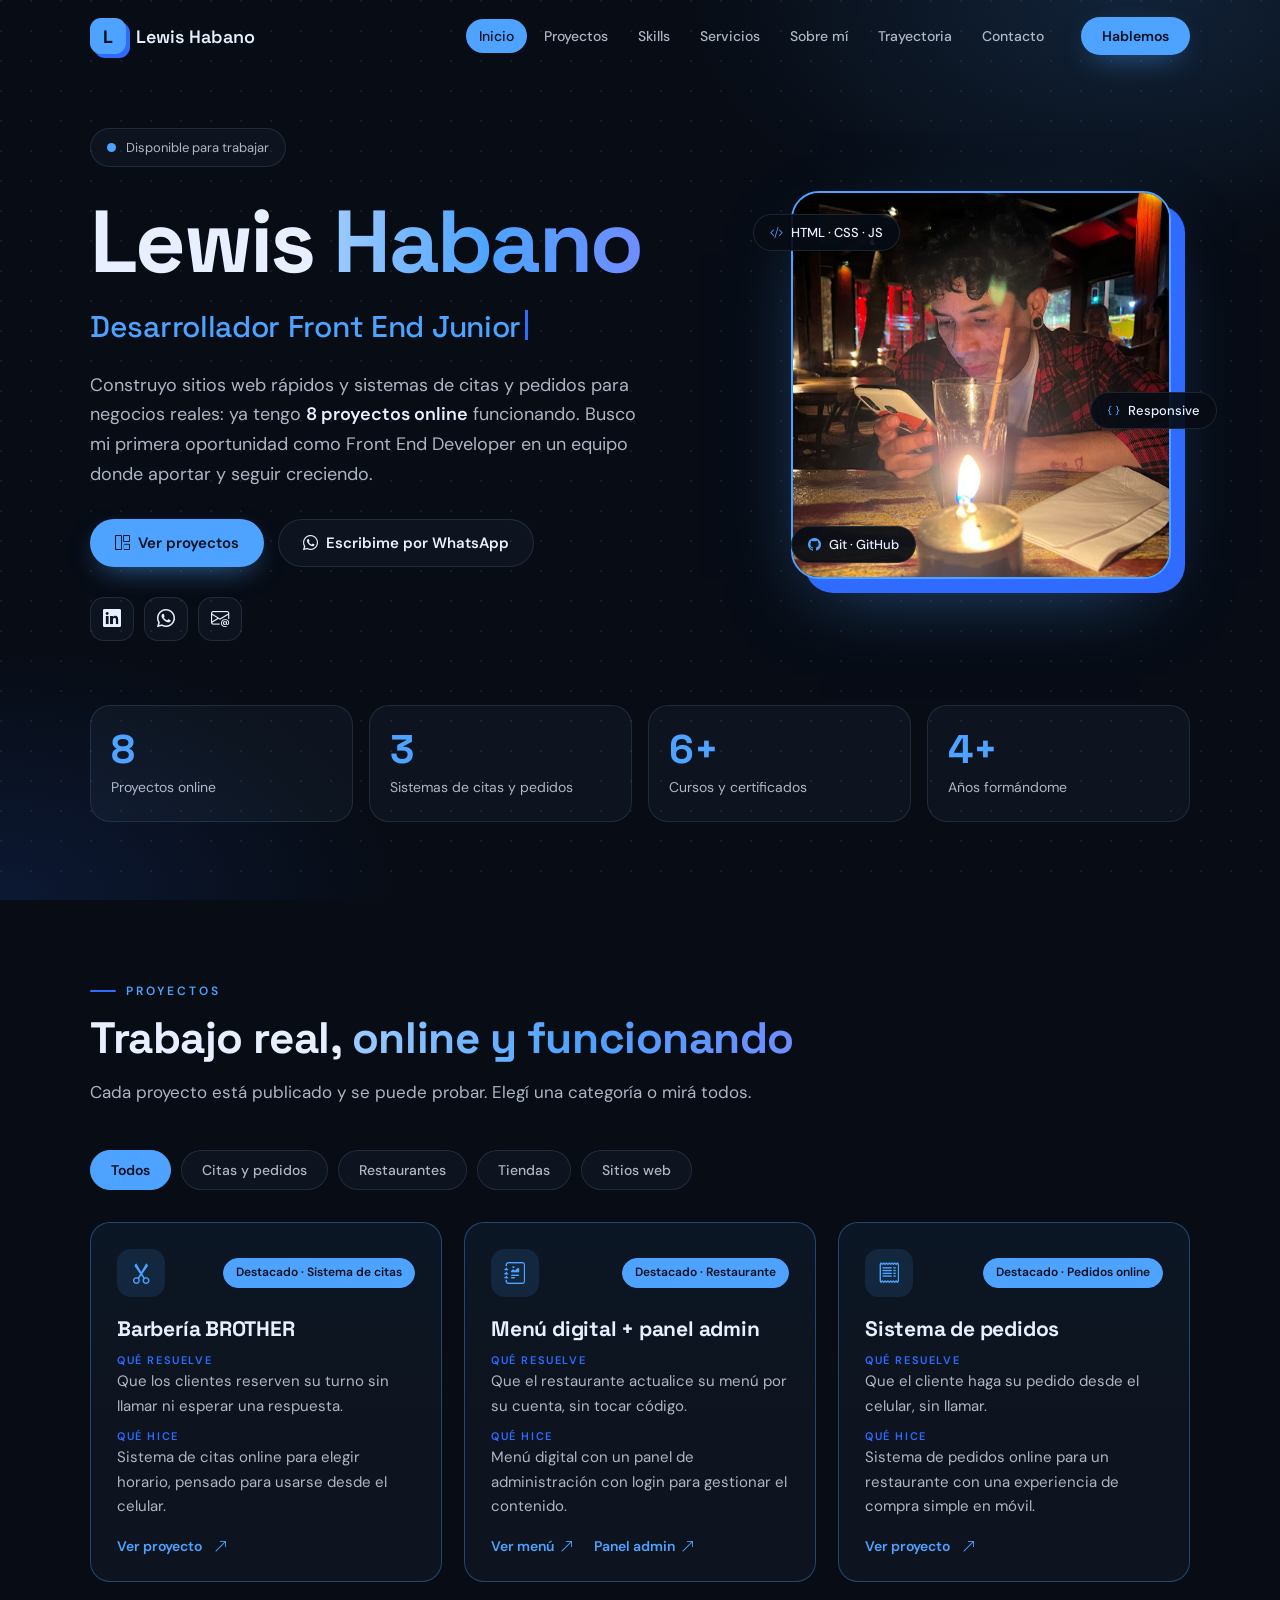
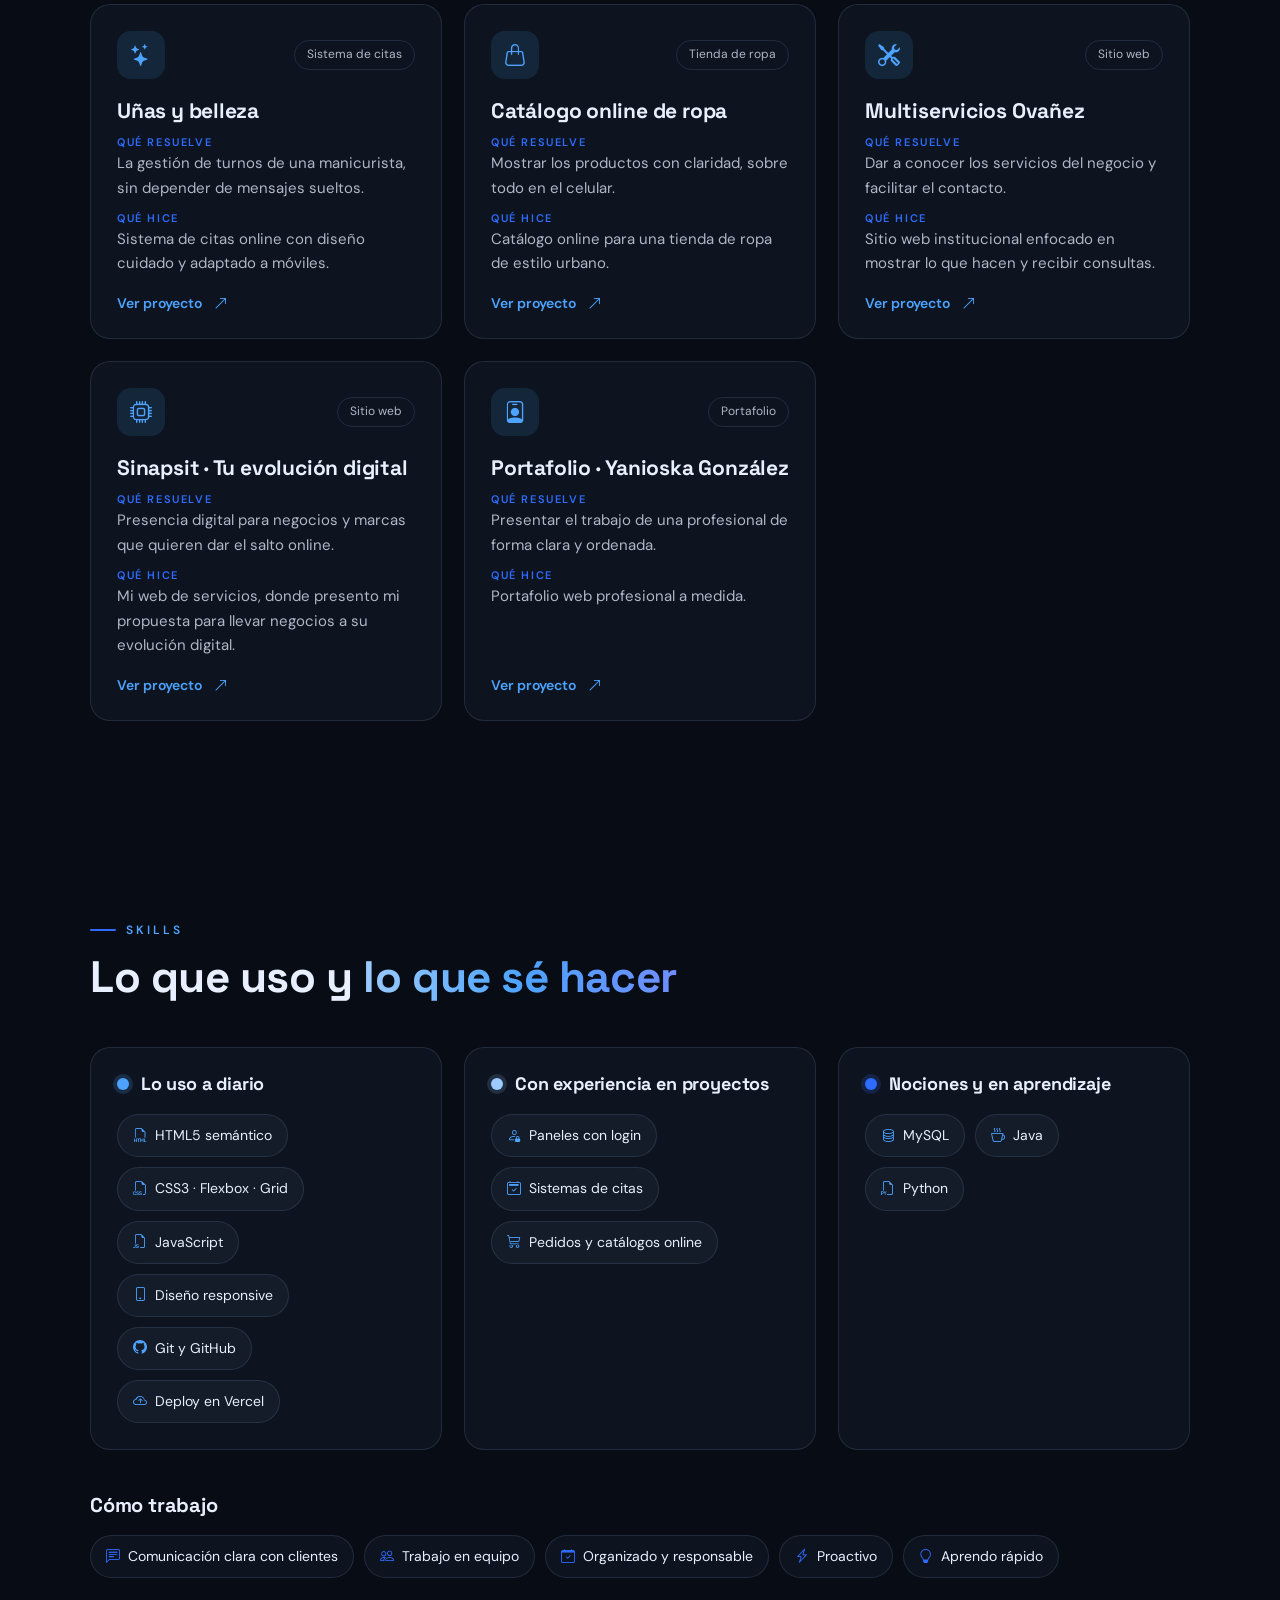
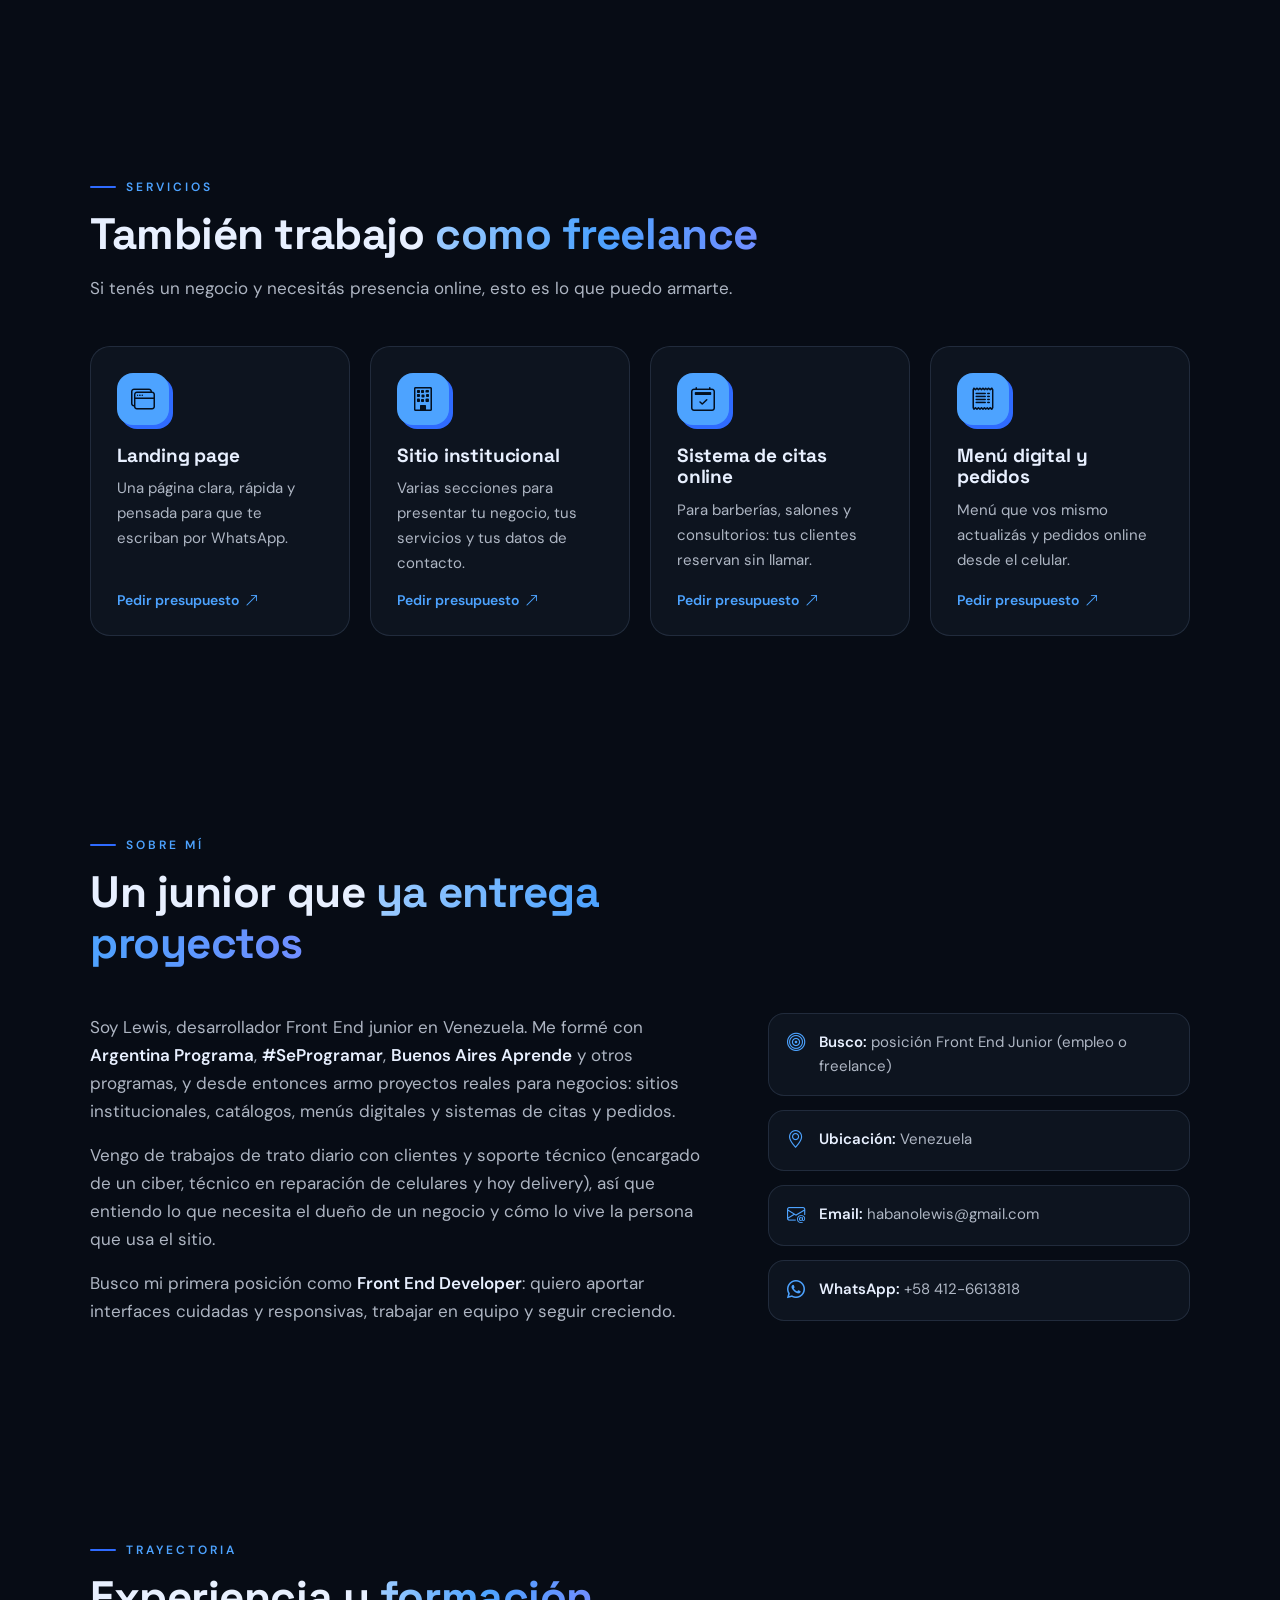
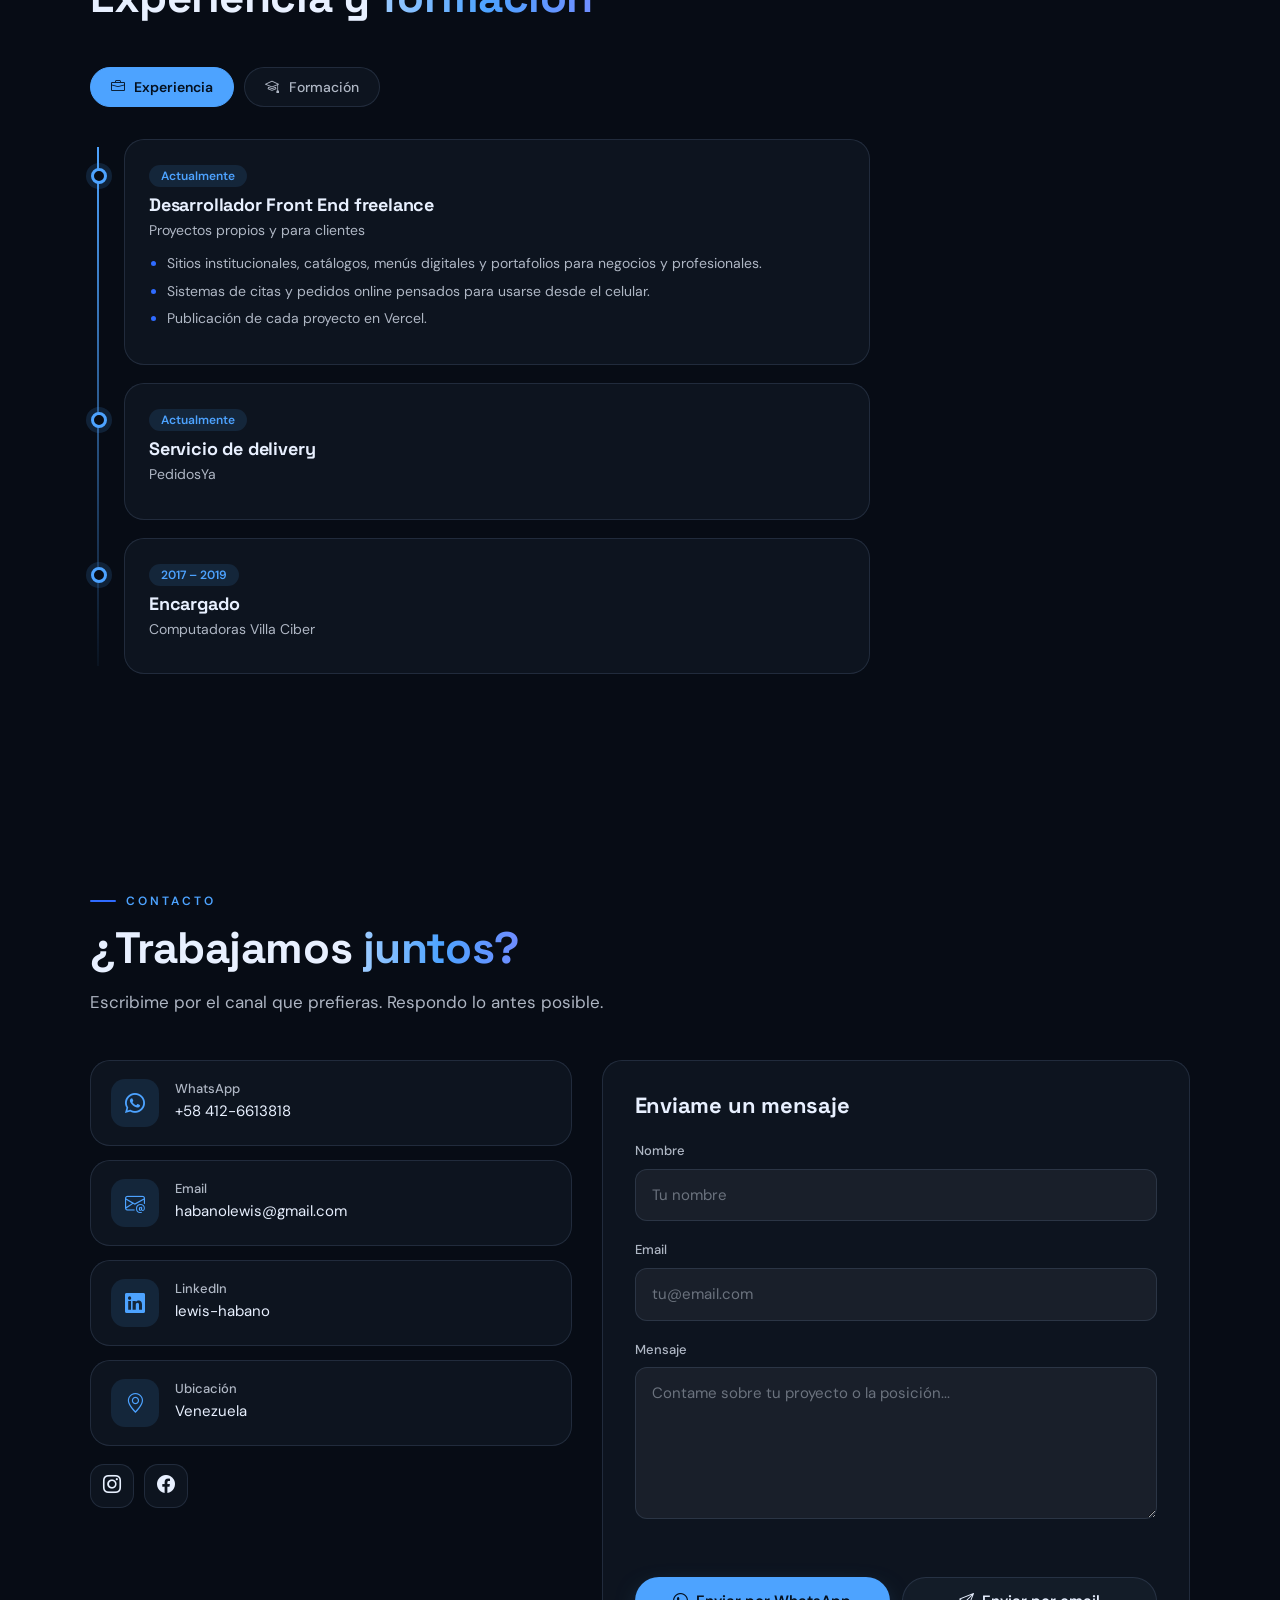
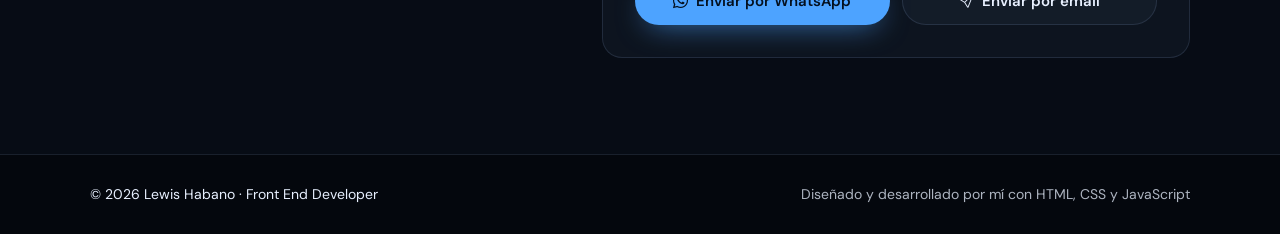
<file: index.html>
<!DOCTYPE html>
<html lang="es">

<head>
  <meta charset="utf-8">
  <!-- Pantalla fija: la página no se agranda con zoom (pellizco / doble toque) -->
  <meta name="viewport" content="width=device-width, initial-scale=1, minimum-scale=1, maximum-scale=1, user-scalable=no, viewport-fit=cover">
  <script>document.documentElement.classList.add("js");</script>

  <title>Lewis Habano | Desarrollador Front End Junior en Venezuela</title>
  <meta name="description" content="Lewis Habano, desarrollador Front End junior en Venezuela. HTML, CSS y JavaScript. 8 proyectos online: sistemas de citas, pedidos, menús digitales y sitios para negocios. Disponible para trabajar.">
  <meta name="keywords" content="Front End Developer, desarrollador web, junior, HTML, CSS, JavaScript, Venezuela, portafolio, sistemas de citas, sitios web para negocios">
  <meta name="author" content="Lewis Habano">
  <meta name="theme-color" content="#101D33">
  <link rel="canonical" href="https://mi-portafolio-kohl.vercel.app/">

  <!-- Open Graph / redes -->
  <meta property="og:title" content="Lewis Habano | Desarrollador Front End Junior">
  <meta property="og:description" content="Sitios web rápidos y sistemas de citas y pedidos para negocios reales. Mirá mis 8 proyectos online.">
  <meta property="og:type" content="website">
  <meta property="og:url" content="https://mi-portafolio-kohl.vercel.app/">
  <meta property="og:locale" content="es_VE">
  <meta property="og:image" content="https://mi-portafolio-kohl.vercel.app/assets/img/PERFIL.PNG">
  <meta name="twitter:card" content="summary">

  <!-- Datos estructurados: ayudan a Google a entender quién sos -->
  <script type="application/ld+json">
  {
    "@context": "https://schema.org",
    "@type": "Person",
    "name": "Lewis Habano",
    "jobTitle": "Front End Developer (Junior)",
    "url": "https://mi-portafolio-kohl.vercel.app/",
    "email": "mailto:habanolewis@gmail.com",
    "address": { "@type": "PostalAddress", "addressCountry": "VE" },
    "sameAs": ["https://www.linkedin.com/in/lewis-habano-377702239"],
    "knowsAbout": ["HTML", "CSS", "JavaScript", "Diseño web responsive"]
  }
  </script>

  <!-- Favicons -->
  <link href="assets/img/letra-l.png" rel="icon">
  <link href="assets/img/apple-touch-icon.png" rel="apple-touch-icon">

  <!-- Fuentes e íconos -->
  <link rel="preconnect" href="https://fonts.googleapis.com">
  <link rel="preconnect" href="https://fonts.gstatic.com" crossorigin>
  <link href="https://fonts.googleapis.com/css2?family=DM+Sans:wght@400;500;600&family=Space+Grotesk:wght@500;600;700&display=swap" rel="stylesheet">
  <link href="https://cdn.jsdelivr.net/npm/bootstrap-icons@1.11.3/font/bootstrap-icons.min.css" rel="stylesheet">

  <!-- Estilos -->
  <link href="assets/css/style.css" rel="stylesheet">
</head>

<body>

  <a class="skip-link" href="#main">Saltar al contenido</a>

  <!-- Fondo hecho solo con CSS (ya no depende de una imagen pesada) -->
  <div class="bg-layer" aria-hidden="true"></div>
  <div class="scroll-progress" id="scrollProgress" aria-hidden="true"></div>

  <!-- ======= Header ======= -->
  <header id="header" class="site-header">
    <div class="wrap header-inner">
      <a href="#inicio" class="brand" aria-label="Lewis Habano, ir al inicio">
        <span class="brand-mark">L</span>
        <span class="brand-name">Lewis Habano</span>
      </a>

      <nav id="navbar" class="navbar" aria-label="Navegación principal">
        <ul>
          <li><a class="nav-link active" href="#inicio">Inicio</a></li>
          <li><a class="nav-link" href="#proyectos">Proyectos</a></li>
          <li><a class="nav-link" href="#skills">Skills</a></li>
          <li><a class="nav-link" href="#servicios">Servicios</a></li>
          <li><a class="nav-link" href="#about">Sobre mí</a></li>
          <li><a class="nav-link" href="#trayectoria">Trayectoria</a></li>
          <li><a class="nav-link" href="#contact">Contacto</a></li>
        </ul>
      </nav>

      <a href="#contact" class="btn btn-sm btn-primary header-cta">Hablemos</a>

      <button class="menu-toggle" id="menuToggle" aria-label="Abrir menú" aria-expanded="false" aria-controls="navbar">
        <span></span><span></span><span></span>
      </button>
    </div>
  </header>

  <main id="main">

    <!-- ======= Hero ======= -->
    <section id="inicio" class="hero">
      <div class="wrap">
        <div class="hero-grid">

          <div class="hero-text reveal">
            <span class="badge-available"><span class="dot"></span> Disponible para trabajar</span>
            <h1>Lewis <span class="grad">Habano</span></h1>
            <h2 class="hero-role" aria-label="Desarrollador Front End Junior">
              <span id="typed" aria-hidden="true">Desarrollador Front End Junior</span><span class="caret" aria-hidden="true"></span>
            </h2>
            <p class="hero-desc">
              Construyo sitios web rápidos y sistemas de citas y pedidos para negocios reales:
              ya tengo <strong>8 proyectos online</strong> funcionando. Busco mi primera oportunidad
              como Front End Developer en un equipo donde aportar y seguir creciendo.
            </p>

            <div class="hero-actions">
              <a href="#proyectos" class="btn btn-primary"><i class="bi bi-grid-1x2" aria-hidden="true"></i> Ver proyectos</a>
              <a href="https://wa.me/584126613818?text=Hola%20Lewis%2C%20vi%20tu%20portafolio%20y%20quisiera%20hablar%20con%20vos."
                 target="_blank" rel="noopener" class="btn btn-ghost"><i class="bi bi-whatsapp" aria-hidden="true"></i> Escribime por WhatsApp</a>
            </div>

            <div class="social-links">
              <a href="https://www.linkedin.com/in/lewis-habano-377702239" target="_blank" rel="noopener" aria-label="LinkedIn de Lewis Habano"><i class="bi bi-linkedin" aria-hidden="true"></i></a>
              <a href="https://wa.me/584126613818?text=Hola%20Lewis%2C%20vi%20tu%20portafolio%20y%20quisiera%20hablar%20con%20vos." target="_blank" rel="noopener" aria-label="WhatsApp"><i class="bi bi-whatsapp" aria-hidden="true"></i></a>
              <a href="mailto:habanolewis@gmail.com" aria-label="Enviar un email"><i class="bi bi-envelope-at" aria-hidden="true"></i></a>
            </div>
          </div>

          <div class="hero-photo reveal" style="--d:.15s">
            <div class="photo-frame">
              <img src="assets/img/PERFIL.PNG" alt="Retrato de Lewis Habano, desarrollador Front End" fetchpriority="high">
            </div>
            <div class="float-chip chip-1"><i class="bi bi-code-slash" aria-hidden="true"></i> HTML · CSS · JS</div>
            <div class="float-chip chip-2"><i class="bi bi-braces" aria-hidden="true"></i> Responsive</div>
            <div class="float-chip chip-3"><i class="bi bi-github" aria-hidden="true"></i> Git · GitHub</div>
          </div>

        </div>

        <ul class="hero-stats reveal" style="--d:.2s">
          <li><span class="count" data-target="8">8</span><p>Proyectos online</p></li>
          <li><span class="count" data-target="3">3</span><p>Sistemas de citas y pedidos</p></li>
          <li><span class="count" data-target="6" data-suffix="+">6+</span><p>Cursos y certificados</p></li>
          <li><span class="count" data-target="4" data-suffix="+">4+</span><p>Años formándome</p></li>
        </ul>
      </div>
    </section>

    <!-- ======= Proyectos ======= -->
    <section id="proyectos" class="section">
      <div class="wrap">
        <div class="section-title reveal">
          <span class="eyebrow">Proyectos</span>
          <h2>Trabajo real, <span class="grad">online y funcionando</span></h2>
          <p class="section-lead">Cada proyecto está publicado y se puede probar. Elegí una categoría o mirá todos.</p>
        </div>

        <div class="filters reveal" role="group" aria-label="Filtrar proyectos por categoría">
          <button class="filter active" data-filter="all" aria-pressed="true">Todos</button>
          <button class="filter" data-filter="citas" aria-pressed="false">Citas y pedidos</button>
          <button class="filter" data-filter="restaurante" aria-pressed="false">Restaurantes</button>
          <button class="filter" data-filter="tienda" aria-pressed="false">Tiendas</button>
          <button class="filter" data-filter="web" aria-pressed="false">Sitios web</button>
        </div>

        <!-- TIP: en cada tarjeta podés sumar una línea con el stack real (ej. JavaScript, Firebase) y un link a su repositorio de GitHub. -->
        <div class="projects-grid" id="projectsGrid">

          <article class="card project featured" data-cat="citas">
            <div class="project-top"><i class="bi bi-scissors" aria-hidden="true"></i><span class="tag hot">Destacado · Sistema de citas</span></div>
            <h3>Barbería BROTHER</h3>
            <p><span class="k">Qué resuelve</span> Que los clientes reserven su turno sin llamar ni esperar una respuesta.</p>
            <p><span class="k">Qué hice</span> Sistema de citas online para elegir horario, pensado para usarse desde el celular.</p>
            <div class="project-links"><a href="https://barberiabrotherbarbershop.vercel.app/" target="_blank" rel="noopener" class="link-arrow">Ver proyecto<span class="sr-only"> Barbería BROTHER</span> <i class="bi bi-arrow-up-right" aria-hidden="true"></i></a></div>
          </article>

          <article class="card project featured" data-cat="restaurante">
            <div class="project-top"><i class="bi bi-journal-richtext" aria-hidden="true"></i><span class="tag hot">Destacado · Restaurante</span></div>
            <h3>Menú digital + panel admin</h3>
            <p><span class="k">Qué resuelve</span> Que el restaurante actualice su menú por su cuenta, sin tocar código.</p>
            <p><span class="k">Qué hice</span> Menú digital con un panel de administración con login para gestionar el contenido.</p>
            <div class="project-links">
              <a href="https://tiendaonlinelewis.vercel.app/" target="_blank" rel="noopener" class="link-arrow">Ver menú <i class="bi bi-arrow-up-right" aria-hidden="true"></i></a>
              <a href="https://tiendaonlinelewis.vercel.app/login.html" target="_blank" rel="noopener" class="link-arrow">Panel admin <i class="bi bi-arrow-up-right" aria-hidden="true"></i></a>
            </div>
          </article>

          <article class="card project featured" data-cat="restaurante citas">
            <div class="project-top"><i class="bi bi-receipt" aria-hidden="true"></i><span class="tag hot">Destacado · Pedidos online</span></div>
            <h3>Sistema de pedidos</h3>
            <p><span class="k">Qué resuelve</span> Que el cliente haga su pedido desde el celular, sin llamar.</p>
            <p><span class="k">Qué hice</span> Sistema de pedidos online para un restaurante con una experiencia de compra simple en móvil.</p>
            <div class="project-links"><a href="https://restaurante-online-yl.vercel.app/" target="_blank" rel="noopener" class="link-arrow">Ver proyecto<span class="sr-only"> Sistema de pedidos</span> <i class="bi bi-arrow-up-right" aria-hidden="true"></i></a></div>
          </article>

          <article class="card project" data-cat="citas">
            <div class="project-top"><i class="bi bi-stars" aria-hidden="true"></i><span class="tag">Sistema de citas</span></div>
            <h3>Uñas y belleza</h3>
            <p><span class="k">Qué resuelve</span> La gestión de turnos de una manicurista, sin depender de mensajes sueltos.</p>
            <p><span class="k">Qué hice</span> Sistema de citas online con diseño cuidado y adaptado a móviles.</p>
            <div class="project-links"><a href="https://manicuristaestrella.vercel.app/" target="_blank" rel="noopener" class="link-arrow">Ver proyecto<span class="sr-only"> Uñas y belleza</span> <i class="bi bi-arrow-up-right" aria-hidden="true"></i></a></div>
          </article>

          <article class="card project" data-cat="tienda">
            <div class="project-top"><i class="bi bi-handbag" aria-hidden="true"></i><span class="tag">Tienda de ropa</span></div>
            <h3>Catálogo online de ropa</h3>
            <p><span class="k">Qué resuelve</span> Mostrar los productos con claridad, sobre todo en el celular.</p>
            <p><span class="k">Qué hice</span> Catálogo online para una tienda de ropa de estilo urbano.</p>
            <div class="project-links"><a href="https://lewiskateropaestilourbano.vercel.app/" target="_blank" rel="noopener" class="link-arrow">Ver proyecto<span class="sr-only"> Catálogo online de ropa</span> <i class="bi bi-arrow-up-right" aria-hidden="true"></i></a></div>
          </article>

          <article class="card project" data-cat="web">
            <div class="project-top"><i class="bi bi-tools" aria-hidden="true"></i><span class="tag">Sitio web</span></div>
            <h3>Multiservicios Ovañez</h3>
            <p><span class="k">Qué resuelve</span> Dar a conocer los servicios del negocio y facilitar el contacto.</p>
            <p><span class="k">Qué hice</span> Sitio web institucional enfocado en mostrar lo que hacen y recibir consultas.</p>
            <div class="project-links"><a href="https://multiservicios-ova-ez.vercel.app/" target="_blank" rel="noopener" class="link-arrow">Ver proyecto<span class="sr-only"> Multiservicios Ovañez</span> <i class="bi bi-arrow-up-right" aria-hidden="true"></i></a></div>
          </article>

          <article class="card project" data-cat="web">
            <div class="project-top"><i class="bi bi-cpu" aria-hidden="true"></i><span class="tag">Sitio web</span></div>
            <h3>Sinapsit · Tu evolución digital</h3>
            <p><span class="k">Qué resuelve</span> Presencia digital para negocios y marcas que quieren dar el salto online.</p>
            <p><span class="k">Qué hice</span> Mi web de servicios, donde presento mi propuesta para llevar negocios a su evolución digital.</p>
            <div class="project-links"><a href="https://sinapsit-tuevolucion-digital.vercel.app/" target="_blank" rel="noopener" class="link-arrow">Ver proyecto<span class="sr-only"> Sinapsit</span> <i class="bi bi-arrow-up-right" aria-hidden="true"></i></a></div>
          </article>

          <article class="card project" data-cat="web">
            <div class="project-top"><i class="bi bi-person-badge" aria-hidden="true"></i><span class="tag">Portafolio</span></div>
            <h3>Portafolio · Yanioska González</h3>
            <p><span class="k">Qué resuelve</span> Presentar el trabajo de una profesional de forma clara y ordenada.</p>
            <p><span class="k">Qué hice</span> Portafolio web profesional a medida.</p>
            <div class="project-links"><a href="https://portafolioyanioskagonzalez.vercel.app/" target="_blank" rel="noopener" class="link-arrow">Ver proyecto<span class="sr-only"> Portafolio de Yanioska González</span> <i class="bi bi-arrow-up-right" aria-hidden="true"></i></a></div>
          </article>

        </div>
      </div>
    </section>

    <!-- ======= Skills ======= -->
    <section id="skills" class="section">
      <div class="wrap">
        <div class="section-title reveal">
          <span class="eyebrow">Skills</span>
          <h2>Lo que uso y <span class="grad">lo que sé hacer</span></h2>
        </div>

        <div class="skills-grid">
          <div class="card skill-card reveal">
            <h3><span class="lvl lvl-1" aria-hidden="true"></span> Lo uso a diario</h3>
            <ul class="pills">
              <li><i class="bi bi-filetype-html" aria-hidden="true"></i> HTML5 semántico</li>
              <li><i class="bi bi-filetype-css" aria-hidden="true"></i> CSS3 · Flexbox · Grid</li>
              <li><i class="bi bi-filetype-js" aria-hidden="true"></i> JavaScript</li>
              <li><i class="bi bi-phone" aria-hidden="true"></i> Diseño responsive</li>
              <li><i class="bi bi-github" aria-hidden="true"></i> Git y GitHub</li>
              <li><i class="bi bi-cloud-arrow-up" aria-hidden="true"></i> Deploy en Vercel</li>
            </ul>
          </div>

          <div class="card skill-card reveal" style="--d:.08s">
            <h3><span class="lvl lvl-2" aria-hidden="true"></span> Con experiencia en proyectos</h3>
            <ul class="pills">
              <li><i class="bi bi-person-lock" aria-hidden="true"></i> Paneles con login</li>
              <li><i class="bi bi-calendar2-check" aria-hidden="true"></i> Sistemas de citas</li>
              <li><i class="bi bi-cart3" aria-hidden="true"></i> Pedidos y catálogos online</li>
            </ul>
          </div>

          <div class="card skill-card reveal" style="--d:.16s">
            <h3><span class="lvl lvl-3" aria-hidden="true"></span> Nociones y en aprendizaje</h3>
            <ul class="pills">
              <li><i class="bi bi-database" aria-hidden="true"></i> MySQL</li>
              <li><i class="bi bi-cup-hot" aria-hidden="true"></i> Java</li>
              <li><i class="bi bi-filetype-py" aria-hidden="true"></i> Python</li>
            </ul>
          </div>
        </div>

        <div class="soft reveal">
          <h3>Cómo trabajo</h3>
          <ul class="pills pills-soft">
            <li><i class="bi bi-chat-left-text" aria-hidden="true"></i> Comunicación clara con clientes</li>
            <li><i class="bi bi-people" aria-hidden="true"></i> Trabajo en equipo</li>
            <li><i class="bi bi-calendar-check" aria-hidden="true"></i> Organizado y responsable</li>
            <li><i class="bi bi-lightning-charge" aria-hidden="true"></i> Proactivo</li>
            <li><i class="bi bi-lightbulb" aria-hidden="true"></i> Aprendo rápido</li>
          </ul>
        </div>
      </div>
    </section>

    <!-- ======= Servicios ======= -->
    <section id="servicios" class="section">
      <div class="wrap">
        <div class="section-title reveal">
          <span class="eyebrow">Servicios</span>
          <h2>También trabajo <span class="grad">como freelance</span></h2>
          <p class="section-lead">Si tenés un negocio y necesitás presencia online, esto es lo que puedo armarte.</p>
        </div>

        <div class="services-grid">
          <article class="card service reveal">
            <i class="bi bi-window-stack" aria-hidden="true"></i>
            <h3>Landing page</h3>
            <p>Una página clara, rápida y pensada para que te escriban por WhatsApp.</p>
            <a class="link-arrow" href="https://wa.me/584126613818?text=Hola%20Lewis%2C%20me%20interesa%20una%20landing%20page%20para%20mi%20negocio." target="_blank" rel="noopener">Pedir presupuesto <i class="bi bi-arrow-up-right" aria-hidden="true"></i></a>
          </article>

          <article class="card service reveal" style="--d:.06s">
            <i class="bi bi-building" aria-hidden="true"></i>
            <h3>Sitio institucional</h3>
            <p>Varias secciones para presentar tu negocio, tus servicios y tus datos de contacto.</p>
            <a class="link-arrow" href="https://wa.me/584126613818?text=Hola%20Lewis%2C%20me%20interesa%20un%20sitio%20web%20para%20mi%20negocio." target="_blank" rel="noopener">Pedir presupuesto <i class="bi bi-arrow-up-right" aria-hidden="true"></i></a>
          </article>

          <article class="card service reveal" style="--d:.12s">
            <i class="bi bi-calendar2-check" aria-hidden="true"></i>
            <h3>Sistema de citas online</h3>
            <p>Para barberías, salones y consultorios: tus clientes reservan sin llamar.</p>
            <a class="link-arrow" href="https://wa.me/584126613818?text=Hola%20Lewis%2C%20me%20interesa%20un%20sistema%20de%20citas%20online." target="_blank" rel="noopener">Pedir presupuesto <i class="bi bi-arrow-up-right" aria-hidden="true"></i></a>
          </article>

          <article class="card service reveal" style="--d:.18s">
            <i class="bi bi-receipt" aria-hidden="true"></i>
            <h3>Menú digital y pedidos</h3>
            <p>Menú que vos mismo actualizás y pedidos online desde el celular.</p>
            <a class="link-arrow" href="https://wa.me/584126613818?text=Hola%20Lewis%2C%20me%20interesa%20un%20men%C3%BA%20digital%20con%20pedidos." target="_blank" rel="noopener">Pedir presupuesto <i class="bi bi-arrow-up-right" aria-hidden="true"></i></a>
          </article>
        </div>
      </div>
    </section>

    <!-- ======= About ======= -->
    <section id="about" class="section">
      <div class="wrap">
        <div class="section-title reveal">
          <span class="eyebrow">Sobre mí</span>
          <h2>Un junior que <span class="grad">ya entrega proyectos</span></h2>
        </div>

        <div class="about-grid">
          <div class="about-text reveal">
            <p>
              Soy Lewis, desarrollador Front End junior en Venezuela. Me formé con
              <strong>Argentina Programa</strong>, <strong>#SeProgramar</strong>, <strong>Buenos Aires Aprende</strong>
              y otros programas, y desde entonces armo proyectos reales para negocios: sitios institucionales,
              catálogos, menús digitales y sistemas de citas y pedidos.
            </p>
            <p>
              Vengo de trabajos de trato diario con clientes y soporte técnico (encargado de un ciber,
              técnico en reparación de celulares y hoy delivery), así que entiendo lo que necesita el dueño
              de un negocio y cómo lo vive la persona que usa el sitio.
            </p>
            <p>
              Busco mi primera posición como <strong>Front End Developer</strong>: quiero aportar interfaces
              cuidadas y responsivas, trabajar en equipo y seguir creciendo.
            </p>
          </div>

          <ul class="info-list reveal" style="--d:.1s">
            <li><i class="bi bi-bullseye" aria-hidden="true"></i><span><strong>Busco:</strong> posición Front End Junior (empleo o freelance)</span></li>
            <li><i class="bi bi-geo-alt" aria-hidden="true"></i><span><strong>Ubicación:</strong> Venezuela</span></li>
            <li><i class="bi bi-envelope-at" aria-hidden="true"></i><span><strong>Email:</strong> habanolewis@gmail.com</span></li>
            <li><i class="bi bi-whatsapp" aria-hidden="true"></i><span><strong>WhatsApp:</strong> +58 412-6613818</span></li>
          </ul>
        </div>
      </div>
    </section>

    <!-- ======= Trayectoria ======= -->
    <section id="trayectoria" class="section">
      <div class="wrap">
        <div class="section-title reveal">
          <span class="eyebrow">Trayectoria</span>
          <h2>Experiencia y <span class="grad">formación</span></h2>
        </div>

        <div class="tabs reveal" role="tablist" aria-label="Experiencia o formación">
          <button class="tab active" id="tabbtn-experiencia" data-tab="experiencia" role="tab" aria-selected="true" aria-controls="tab-experiencia"><i class="bi bi-briefcase" aria-hidden="true"></i> Experiencia</button>
          <button class="tab" id="tabbtn-formacion" data-tab="formacion" role="tab" aria-selected="false" aria-controls="tab-formacion" tabindex="-1"><i class="bi bi-mortarboard" aria-hidden="true"></i> Formación</button>
        </div>

        <!-- Experiencia -->
        <div class="tab-panel active" id="tab-experiencia" role="tabpanel" aria-labelledby="tabbtn-experiencia">
          <div class="timeline">
            <div class="t-item">
              <span class="t-date">Actualmente</span>
              <h4>Desarrollador Front End freelance</h4>
              <p class="t-org">Proyectos propios y para clientes</p>
              <ul>
                <li>Sitios institucionales, catálogos, menús digitales y portafolios para negocios y profesionales.</li>
                <li>Sistemas de citas y pedidos online pensados para usarse desde el celular.</li>
                <li>Publicación de cada proyecto en Vercel.</li>
              </ul>
            </div>
            <div class="t-item">
              <span class="t-date">Actualmente</span>
              <h4>Servicio de delivery</h4>
              <p class="t-org">PedidosYa</p>
            </div>
            <div class="t-item">
              <span class="t-date">2017 – 2019</span>
              <h4>Encargado</h4>
              <p class="t-org">Computadoras Villa Ciber</p>
            </div>
          </div>
        </div>

        <!-- Formación -->
        <div class="tab-panel" id="tab-formacion" role="tabpanel" aria-labelledby="tabbtn-formacion" hidden>
          <div class="timeline">

            <div class="t-item">
              <span class="t-date">2023 – 2024</span>
              <h4>Front End Python</h4>
              <p class="t-org">Buenos Aires Aprende</p>
              <a class="link-arrow" href="https://drive.google.com/file/d/17as2-qM0kWx8i5BfHSvtpjqzDdLJUKqA/view?usp=sharing" target="_blank" rel="noopener">Certificado de asistencia <i class="bi bi-arrow-up-right" aria-hidden="true"></i></a>
            </div>

            <div class="t-item">
              <span class="t-date">2022 – 2023</span>
              <h4>Perfil Web Full Stack Junior</h4>
              <p class="t-org">Argentina Programa 4.0</p>
              <ul>
                <li>Proyecto: Portafolio Web Full Stack</li>
                <li>Front End: HTML, CSS, JS</li>
                <li>Back End: MySQL, Apache, Java</li>
              </ul>
              <a class="link-arrow" href="https://drive.google.com/file/d/1rVg6Ap0BTwlaawiFCQzznwk058b0-l4C/view?usp=sharing" target="_blank" rel="noopener">Ver certificado <i class="bi bi-arrow-up-right" aria-hidden="true"></i></a>
            </div>

            <div class="t-item">
              <span class="t-date">2022 – 2023</span>
              <h4>Primeros pasos del Desarrollo Front End</h4>
              <p class="t-org">Argentina Programa 4.0</p>
              <ul>
                <li>Proyecto: CV (HTML, CSS, JS)</li>
              </ul>
              <a class="link-arrow" href="https://drive.google.com/file/d/1SW0rii6lMbcmuUAonAoMLyuNVWkDjXnk/view?usp=sharing" target="_blank" rel="noopener">Ver certificado <i class="bi bi-arrow-up-right" aria-hidden="true"></i></a>
            </div>

            <div class="t-item">
              <span class="t-date">2022 – 2023</span>
              <h4>JavaScript desde 0</h4>
              <p class="t-org">Educación IT</p>
              <a class="link-arrow" href="https://drive.google.com/file/d/1VRG9s3bbCekZhndcI7haui48GEvfE5Lh/view?usp=sharing" target="_blank" rel="noopener">Certificado de asistencia <i class="bi bi-arrow-up-right" aria-hidden="true"></i></a>
            </div>

            <div class="t-item">
              <span class="t-date">2022</span>
              <h4>Primera etapa del Plan Argentina Programa</h4>
              <p class="t-org">#SeProgramar</p>
              <a class="link-arrow" href="https://drive.google.com/file/d/1zNKupKRDNCVyyF5Mv7-H7qVzkGOO1lGe/view?usp=sharing" target="_blank" rel="noopener">Ver certificado <i class="bi bi-arrow-up-right" aria-hidden="true"></i></a>
            </div>

            <div class="t-item">
              <span class="t-date">2021 – 2022</span>
              <h4>Técnico en Reparación de Celulares</h4>
              <p class="t-org">Instituto de Investigación y Desarrollo Empresario y Social</p>
              <a class="link-arrow" href="https://drive.google.com/file/d/13NTasGqHN1XZ4F1Yj-0PthsH8KPX1wrH/view?usp=sharing" target="_blank" rel="noopener">Ver certificado <i class="bi bi-arrow-up-right" aria-hidden="true"></i></a>
            </div>

            <div class="t-item">
              <span class="t-date">2015 – 2016</span>
              <h4>Bachiller en Ciencias</h4>
              <p class="t-org">Liceo Aimé Bonpland</p>
            </div>

          </div>
        </div>

      </div>
    </section>

    <!-- ======= Contacto ======= -->
    <section id="contact" class="section">
      <div class="wrap">
        <div class="section-title reveal">
          <span class="eyebrow">Contacto</span>
          <h2>¿Trabajamos <span class="grad">juntos?</span></h2>
          <p class="section-lead">Escribime por el canal que prefieras. Respondo lo antes posible.</p>
        </div>

        <div class="contact-grid">

          <div class="contact-info reveal">
            <a class="info-box" href="https://wa.me/584126613818?text=Hola%20Lewis%2C%20vi%20tu%20portafolio%20y%20quisiera%20hablar%20con%20vos." target="_blank" rel="noopener">
              <i class="bi bi-whatsapp" aria-hidden="true"></i>
              <div><h3>WhatsApp</h3><p>+58 412-6613818</p></div>
            </a>
            <a class="info-box" href="mailto:habanolewis@gmail.com">
              <i class="bi bi-envelope-at" aria-hidden="true"></i>
              <div><h3>Email</h3><p>habanolewis@gmail.com</p></div>
            </a>
            <a class="info-box" href="https://www.linkedin.com/in/lewis-habano-377702239" target="_blank" rel="noopener">
              <i class="bi bi-linkedin" aria-hidden="true"></i>
              <div><h3>LinkedIn</h3><p>lewis-habano</p></div>
            </a>
            <a class="info-box" href="https://www.google.com/maps/search/?api=1&amp;query=Venezuela" target="_blank" rel="noopener">
              <i class="bi bi-geo-alt" aria-hidden="true"></i>
              <div><h3>Ubicación</h3><p>Venezuela</p></div>
            </a>
            <div class="social-links">
              <a href="https://www.instagram.com/lewishabano/" target="_blank" rel="noopener" aria-label="Instagram de Lewis Habano"><i class="bi bi-instagram" aria-hidden="true"></i></a>
              <a href="https://www.facebook.com/lewis.habano" target="_blank" rel="noopener" aria-label="Facebook de Lewis Habano"><i class="bi bi-facebook" aria-hidden="true"></i></a>
            </div>
          </div>

          <form class="contact-form card reveal" id="contactForm" style="--d:.1s" novalidate>
            <h3>Enviame un mensaje</h3>
            <div class="field">
              <label for="cName">Nombre</label>
              <input id="cName" name="name" type="text" placeholder="Tu nombre" autocomplete="name" required>
            </div>
            <div class="field">
              <label for="cEmail">Email</label>
              <input id="cEmail" name="email" type="email" placeholder="tu@email.com" autocomplete="email" required>
            </div>
            <div class="field">
              <label for="cMsg">Mensaje</label>
              <textarea id="cMsg" name="message" rows="5" placeholder="Contame sobre tu proyecto o la posición..." required></textarea>
            </div>
            <p class="form-status" id="formStatus" role="status" aria-live="polite"></p>
            <div class="form-actions">
              <button type="button" class="btn btn-primary" data-send="whatsapp"><i class="bi bi-whatsapp" aria-hidden="true"></i> Enviar por WhatsApp</button>
              <button type="button" class="btn btn-ghost" data-send="email"><i class="bi bi-send" aria-hidden="true"></i> Enviar por email</button>
            </div>
          </form>

        </div>
      </div>
    </section>

  </main>

  <footer class="footer">
    <div class="wrap footer-inner">
      <p>© <span id="year">2026</span> Lewis Habano · Front End Developer</p>
      <p class="muted">Diseñado y desarrollado por mí con HTML, CSS y JavaScript</p>
    </div>
  </footer>

  <button class="to-top" id="toTop" aria-label="Volver arriba"><i class="bi bi-arrow-up" aria-hidden="true"></i></button>

  <script src="assets/js/main.js" defer></script>
</body>

</html>
</file>
<file: assets/css/style.css>
/* ==========================================================
   Portafolio — Lewis Habano
   Paleta: negro azulado + azul brillante (a juego con Sinapsit)
   Tipografías: Space Grotesk (títulos) y DM Sans (texto)
   ========================================================== */

:root {
  --bg: #070c15;
  --bg-2: #101D33;
  --surface: rgba(170, 200, 255, 0.045);
  --surface-2: rgba(170, 200, 255, 0.085);
  --border: rgba(170, 200, 255, 0.13);
  --text: #e8f0ff;
  --muted: rgba(232, 240, 255, 0.74);
  --accent: #4da3ff;       /* azul brillante */
  --accent-ink: #04101f;   /* texto sobre azul */
  --accent-2: #2f6bff;     /* azul real */
  --accent-soft: rgba(77, 163, 255, 0.12);
  --radius: 20px;
  --header-h: 72px;
  --shadow: 0 24px 50px -24px rgba(0, 0, 0, 0.85);
  --ease: cubic-bezier(0.22, 1, 0.36, 1);
  --font-head: "Space Grotesk", system-ui, sans-serif;
  --font-body: "DM Sans", system-ui, -apple-system, "Segoe UI", sans-serif;
}

*, *::before, *::after { box-sizing: border-box; }

html {
  scroll-behavior: smooth;
  scroll-padding-top: calc(var(--header-h) + 10px);
  -webkit-text-size-adjust: 100%;
  background: var(--bg);
  overflow-x: hidden;
  /* Bloquea el zoom por pellizco y doble toque: solo permite desplazarse */
  touch-action: pan-x pan-y;
}
html.menu-open { overflow: hidden; }

body {
  margin: 0;
  min-height: 100vh;
  font-family: var(--font-body);
  font-size: 16px;
  line-height: 1.65;
  color: var(--text);
  background: transparent;
  overflow-x: clip;
  touch-action: pan-x pan-y;
  -ms-touch-action: pan-x pan-y;
}

/* ---------- Fondo solo con CSS (fijo, liviano) ---------- */
.bg-layer {
  position: fixed; top: 0; left: 0; width: 100%;
  height: 100vh; height: 100lvh;
  z-index: -1; pointer-events: none;
  background-color: var(--bg);
  background-image:
    radial-gradient(55% 45% at 88% 0%, rgba(77, 163, 255, 0.15), transparent 62%),
    radial-gradient(50% 45% at 0% 100%, rgba(47, 107, 255, 0.13), transparent 62%),
    radial-gradient(circle at 1px 1px, rgba(232, 240, 255, 0.07) 1px, transparent 1.6px);
  background-size: auto, auto, 30px 30px;
  transform: translateZ(0);
}

img { max-width: 100%; height: auto; display: block; }
a { color: var(--accent); text-decoration: none; transition: color 0.25s; }
a:hover { color: #a8d2ff; }
h1, h2, h3, h4 { font-family: var(--font-head); line-height: 1.15; margin: 0; letter-spacing: -0.01em; }
p { margin: 0 0 1rem; }
ul { margin: 0; padding: 0; list-style: none; }

.wrap { width: 100%; max-width: 1140px; margin: 0 auto; padding: 0 20px; }
.muted { color: var(--muted); }

.grad {
  background: linear-gradient(90deg, #9ccbff, var(--accent) 50%, #6f8dff);
  -webkit-background-clip: text;
  background-clip: text;
  color: transparent;
}

/* Accesibilidad */
:focus-visible { outline: 3px solid var(--accent); outline-offset: 3px; border-radius: 6px; }
.sr-only {
  position: absolute; width: 1px; height: 1px; margin: -1px; padding: 0;
  overflow: hidden; clip: rect(0, 0, 0, 0); white-space: nowrap; border: 0;
}
.skip-link {
  position: fixed; top: 10px; left: 10px; z-index: 2000;
  padding: 10px 16px; border-radius: 10px;
  background: var(--accent); color: var(--accent-ink); font-weight: 600;
  transform: translateY(-200%); transition: transform 0.2s;
}
.skip-link:focus { transform: none; color: var(--accent-ink); }

/* ---------- Barra de progreso ---------- */
.scroll-progress {
  position: fixed; top: 0; left: 0; height: 3px; width: 0; z-index: 1100;
  background: linear-gradient(90deg, var(--accent), var(--accent-2));
}

/* ---------- Botones ---------- */
.btn {
  display: inline-flex; align-items: center; justify-content: center; gap: 8px;
  padding: 13px 24px;
  font: 600 15px var(--font-body);
  border-radius: 999px; border: 1px solid transparent;
  cursor: pointer;
  transition: transform 0.25s var(--ease), box-shadow 0.25s, background 0.25s, border-color 0.25s;
}
.btn-sm { padding: 9px 20px; font-size: 14px; }
.btn-primary {
  color: var(--accent-ink);
  background: var(--accent);
  box-shadow: 0 10px 30px -12px rgba(77, 163, 255, 0.75);
}
.btn-primary:hover { color: var(--accent-ink); transform: translateY(-2px); box-shadow: 0 14px 34px -10px rgba(77, 163, 255, 0.9); }
.btn-ghost { color: var(--text); background: var(--surface); border-color: var(--border); }
.btn-ghost:hover { color: var(--text); background: var(--surface-2); border-color: var(--accent); transform: translateY(-2px); }

/* ---------- Header ---------- */
.site-header { position: fixed; top: 0; left: 0; right: 0; z-index: 1000; height: var(--header-h); width: 100%; }
.site-header::before {
  content: ""; position: absolute; inset: 0; z-index: -1;
  background: rgba(7, 12, 21, 0.94);
  box-shadow: 0 1px 0 var(--border);
  opacity: 0; transition: opacity 0.3s; pointer-events: none;
}
.site-header.scrolled::before { opacity: 1; }
.header-inner { height: 100%; display: flex; align-items: center; gap: 24px; }

.brand { display: flex; align-items: center; gap: 10px; color: var(--text); margin-right: auto; }
.brand:hover { color: var(--text); }
.brand-mark {
  width: 36px; height: 36px; border-radius: 11px;
  display: grid; place-items: center;
  font: 700 18px var(--font-head); color: var(--accent-ink);
  background: var(--accent);
  box-shadow: 4px 4px 0 var(--accent-2);
}
.brand-name { font: 600 18px var(--font-head); }

.navbar ul { display: flex; gap: 4px; }
.nav-link {
  display: block; padding: 8px 13px; border-radius: 999px;
  font: 500 14px var(--font-body); color: var(--muted);
}
.nav-link:hover { color: var(--text); background: var(--surface); }
.nav-link.active { color: var(--accent-ink); background: var(--accent); }

.menu-toggle {
  display: none; width: 44px; height: 44px; padding: 0;
  background: var(--surface); border: 1px solid var(--border); border-radius: 12px;
  cursor: pointer; flex-direction: column; align-items: center; justify-content: center; gap: 5px;
}
.menu-toggle span { width: 20px; height: 2px; background: var(--text); border-radius: 2px; transition: transform 0.3s, opacity 0.3s; }
.menu-toggle.open span:nth-child(1) { transform: translateY(7px) rotate(45deg); }
.menu-toggle.open span:nth-child(2) { opacity: 0; }
.menu-toggle.open span:nth-child(3) { transform: translateY(-7px) rotate(-45deg); }

/* ---------- Secciones ---------- */
.section { padding: 96px 0; position: relative; z-index: 1; }
.section-title { margin-bottom: 44px; max-width: 720px; }
.eyebrow {
  display: inline-flex; align-items: center; gap: 10px; margin-bottom: 14px;
  font: 600 12px var(--font-body); letter-spacing: 3px; text-transform: uppercase; color: var(--accent);
}
.eyebrow::before { content: ""; width: 26px; height: 2px; background: var(--accent-2); border-radius: 2px; }
.section-title h2 { font-size: clamp(28px, 4.4vw, 44px); font-weight: 700; }
.section-lead { margin: 14px 0 0; color: var(--muted); font-size: 17px; }

.card {
  background: var(--surface);
  border: 1px solid var(--border);
  border-radius: var(--radius);
}

/* ---------- Hero ---------- */
.hero {
  position: relative; z-index: 1;
  padding: calc(var(--header-h) + 56px) 0 56px;
}
.hero-grid { display: grid; grid-template-columns: 1.2fr 0.8fr; gap: 56px; align-items: center; }

.badge-available {
  display: inline-flex; align-items: center; gap: 10px;
  padding: 8px 16px; margin-bottom: 24px;
  font-size: 13px; color: var(--muted);
  background: var(--surface); border: 1px solid var(--border); border-radius: 999px;
}
.dot { width: 9px; height: 9px; border-radius: 50%; background: var(--accent); box-shadow: 0 0 0 0 rgba(77, 163, 255, 0.7); animation: pulse 2s infinite; flex: none; }
@keyframes pulse { 70% { box-shadow: 0 0 0 10px rgba(77, 163, 255, 0); } 100% { box-shadow: 0 0 0 0 rgba(77, 163, 255, 0); } }

.hero h1 { font-size: clamp(46px, 8.5vw, 88px); font-weight: 700; letter-spacing: -0.03em; }
.hero-role { margin-top: 14px; font: 500 clamp(20px, 3vw, 30px) var(--font-head); min-height: 1.4em; }
.caret { display: inline-block; width: 3px; height: 1em; margin-left: 4px; vertical-align: -0.12em; background: var(--accent-2); animation: blink 1s steps(1) infinite; }
@keyframes blink { 50% { opacity: 0; } }
#typed { color: var(--accent); }
.hero-desc { max-width: 560px; margin: 22px 0 30px; color: var(--muted); font-size: 18px; }
.hero-desc strong { color: var(--text); font-weight: 600; }
.hero-actions { display: flex; flex-wrap: wrap; gap: 14px; margin-bottom: 30px; }

.social-links { display: flex; gap: 10px; flex-wrap: wrap; }
.social-links a {
  width: 44px; height: 44px; display: grid; place-items: center;
  font-size: 18px; color: var(--text);
  background: var(--surface); border: 1px solid var(--border); border-radius: 14px;
  transition: transform 0.25s var(--ease), background 0.25s, color 0.25s, border-color 0.25s;
}
.social-links a:hover { background: var(--accent); border-color: var(--accent); color: var(--accent-ink); transform: translateY(-3px); }

/* Foto de perfil: se muestra completa, con su proporción original (sin recorte ni zoom) */
.hero-photo { position: relative; justify-self: center; width: fit-content; max-width: min(380px, 80vw); }
.photo-frame {
  position: relative; border-radius: 28px;
  border: 2px solid var(--accent);
  box-shadow: 14px 14px 0 var(--accent-2), 0 30px 80px -30px rgba(77, 163, 255, 0.55);
  overflow: hidden; background: var(--bg-2);
}
.photo-frame img { display: block; width: auto; height: auto; max-width: min(380px, 80vw); max-height: 460px; margin: 0 auto; }

.float-chip {
  position: absolute; display: flex; align-items: center; gap: 8px;
  padding: 9px 16px; font: 500 13px var(--font-body); white-space: nowrap;
  background: rgba(7, 12, 21, 0.92); border: 1px solid var(--border); border-radius: 999px;
  box-shadow: var(--shadow);
  animation: float 5s ease-in-out infinite;
}
.float-chip i { color: var(--accent); }
.chip-1 { top: 6%; left: -10%; }
.chip-2 { top: 52%; right: -12%; animation-delay: -1.5s; }
.chip-3 { bottom: 4%; left: 0; animation-delay: -3s; }
@keyframes float { 50% { transform: translateY(-10px); } }

.hero-stats {
  display: grid; grid-template-columns: repeat(4, 1fr); gap: 16px;
  margin-top: 64px;
}
.hero-stats li {
  padding: 22px 20px;
  background: var(--surface); border: 1px solid var(--border); border-radius: var(--radius);
  transition: transform 0.3s var(--ease), border-color 0.3s;
}
.hero-stats li:hover { transform: translateY(-4px); border-color: var(--accent); }
.hero-stats .count { display: block; font: 700 40px var(--font-head); color: var(--accent); line-height: 1.1; }
.hero-stats p { margin: 4px 0 0; font-size: 14px; color: var(--muted); }

/* ---------- Proyectos ---------- */
.filters { display: flex; flex-wrap: wrap; gap: 10px; margin-bottom: 32px; }
.filter, .tab {
  padding: 10px 20px; cursor: pointer;
  font: 500 14px var(--font-body); color: var(--muted);
  background: var(--surface); border: 1px solid var(--border); border-radius: 999px;
  transition: all 0.25s;
}
.filter:hover, .tab:hover { color: var(--text); border-color: var(--accent); }
.filter.active, .tab.active { color: var(--accent-ink); background: var(--accent); border-color: var(--accent); font-weight: 600; }

.projects-grid { display: grid; grid-template-columns: repeat(3, 1fr); gap: 22px; }
.project {
  display: flex; flex-direction: column; padding: 26px;
  transition: transform 0.3s var(--ease), border-color 0.3s, box-shadow 0.3s;
}
.project:hover { transform: translateY(-5px); border-color: rgba(77, 163, 255, 0.55); box-shadow: 0 26px 50px -28px rgba(77, 163, 255, 0.35); }
.project.featured { border-color: rgba(77, 163, 255, 0.35); background: linear-gradient(180deg, rgba(77, 163, 255, 0.07), var(--surface) 55%); }
.project.hide { display: none; }
.project.pop { animation: pop 0.45s var(--ease); }
@keyframes pop { from { opacity: 0; transform: translateY(14px) scale(0.97); } }

.project-top { display: flex; justify-content: space-between; align-items: center; gap: 10px; margin-bottom: 20px; }
.project-top > i {
  flex: none; width: 48px; height: 48px; display: grid; place-items: center;
  font-size: 22px; color: var(--accent); background: var(--accent-soft); border-radius: 14px;
}
.tag { font-size: 12px; padding: 4px 12px; color: var(--muted); border: 1px solid var(--border); border-radius: 999px; text-align: right; }
.tag.hot { color: var(--accent-ink); background: var(--accent); border-color: var(--accent); font-weight: 600; }
.project h3 { font-size: 21px; margin-bottom: 12px; }
.project p { color: var(--muted); font-size: 15px; margin-bottom: 10px; }
.project p:last-of-type { flex: 1; margin-bottom: 18px; }
.k {
  display: block; margin-bottom: 2px;
  font: 600 11px var(--font-body); letter-spacing: 1.6px; text-transform: uppercase; color: var(--accent-2);
}
.project-links { display: flex; flex-wrap: wrap; gap: 8px 20px; }

.link-arrow { display: inline-flex; align-items: center; gap: 6px; font: 600 14px var(--font-body); }
.link-arrow i { transition: transform 0.25s var(--ease); }
.link-arrow:hover i { transform: translate(3px, -3px); }

/* ---------- Skills ---------- */
.skills-grid { display: grid; grid-template-columns: repeat(3, 1fr); gap: 22px; }
.skill-card { padding: 26px; }
.skill-card h3 { display: flex; align-items: center; gap: 12px; font-size: 18px; margin-bottom: 20px; }
.lvl { flex: none; width: 12px; height: 12px; border-radius: 50%; }
.lvl-1 { background: var(--accent); box-shadow: 0 0 0 4px rgba(77, 163, 255, 0.18); }
.lvl-2 { background: #9ccbff; box-shadow: 0 0 0 4px rgba(156, 203, 255, 0.15); }
.lvl-3 { background: var(--accent-2); box-shadow: 0 0 0 4px rgba(47, 107, 255, 0.18); }

.pills { display: flex; flex-wrap: wrap; gap: 10px; }
.pills li {
  display: inline-flex; align-items: center; gap: 8px;
  padding: 9px 15px; font-size: 14px;
  background: var(--surface); border: 1px solid var(--border); border-radius: 999px;
  transition: transform 0.25s var(--ease), border-color 0.25s, background 0.25s;
}
.pills li i { color: var(--accent); }
.pills li:hover { transform: translateY(-3px); border-color: var(--accent); background: var(--surface-2); }

.soft { margin-top: 44px; }
.soft h3 { font-size: 20px; margin-bottom: 18px; }
.pills-soft li i { color: var(--accent-2); }

/* ---------- Servicios ---------- */
.services-grid { display: grid; grid-template-columns: repeat(4, 1fr); gap: 20px; }
.service { display: flex; flex-direction: column; padding: 26px; transition: transform 0.3s var(--ease), border-color 0.3s; }
.service:hover { transform: translateY(-5px); border-color: var(--accent); }
.service > i {
  width: 52px; height: 52px; display: grid; place-items: center; margin-bottom: 20px;
  font-size: 24px; color: var(--accent-ink); background: var(--accent); border-radius: 16px;
  box-shadow: 4px 4px 0 var(--accent-2);
}
.service h3 { font-size: 19px; margin-bottom: 10px; }
.service p { flex: 1; color: var(--muted); font-size: 15px; }

/* ---------- Sobre mí ---------- */
.about-grid { display: grid; grid-template-columns: 1.2fr 0.8fr; gap: 44px; align-items: start; }
.about-text p { color: var(--muted); font-size: 17px; }
.about-text strong { color: var(--text); font-weight: 600; }

.info-list { display: grid; gap: 14px; }
.info-list li {
  display: flex; gap: 14px; align-items: flex-start;
  padding: 16px 18px; font-size: 15px; color: var(--muted);
  background: var(--surface); border: 1px solid var(--border); border-radius: 16px;
}
.info-list i { color: var(--accent); font-size: 18px; line-height: 1.5; }
.info-list strong { color: var(--text); font-weight: 600; }

/* ---------- Trayectoria ---------- */
.tabs { display: flex; flex-wrap: wrap; gap: 10px; margin-bottom: 32px; }
.tab i { margin-right: 6px; }
.tab-panel { display: none; }
.tab-panel.active { display: block; animation: pop 0.5s var(--ease); }

.timeline { position: relative; max-width: 780px; padding-left: 34px; }
.timeline::before {
  content: ""; position: absolute; left: 7px; top: 8px; bottom: 8px; width: 2px;
  background: linear-gradient(var(--accent), rgba(77, 163, 255, 0.05));
}
.t-item {
  position: relative; margin-bottom: 18px; padding: 22px 24px;
  background: var(--surface); border: 1px solid var(--border); border-radius: var(--radius);
  transition: transform 0.3s var(--ease), border-color 0.3s;
}
.t-item:hover { transform: translateX(6px); border-color: rgba(77, 163, 255, 0.5); }
.t-item::before {
  content: ""; position: absolute; left: -34px; top: 28px; width: 16px; height: 16px;
  border-radius: 50%; background: var(--bg); border: 3px solid var(--accent);
  box-shadow: 0 0 0 5px rgba(77, 163, 255, 0.15);
}
.t-date {
  display: inline-block; margin-bottom: 8px; padding: 3px 12px;
  font: 600 12px var(--font-body); color: var(--accent); background: var(--accent-soft); border-radius: 999px;
}
.t-item h4 { font-size: 18px; margin-bottom: 4px; }
.t-org { color: var(--muted); font-size: 14px; margin-bottom: 10px; }
.t-item ul { margin: 0 0 12px 18px; color: var(--muted); font-size: 14px; list-style: disc; }
.t-item li { margin-bottom: 4px; }
.t-item li::marker { color: var(--accent-2); }

/* ---------- Contacto ---------- */
.contact-grid { display: grid; grid-template-columns: 0.9fr 1.1fr; gap: 30px; align-items: start; }
.contact-info { display: grid; gap: 14px; }
.info-box {
  display: flex; align-items: center; gap: 16px; padding: 18px 20px; color: var(--text);
  background: var(--surface); border: 1px solid var(--border); border-radius: var(--radius);
  transition: transform 0.3s var(--ease), border-color 0.3s, background 0.3s;
}
.info-box:hover { color: var(--text); transform: translateX(6px); border-color: var(--accent); background: var(--surface-2); }
.info-box > i {
  flex: none; width: 48px; height: 48px; display: grid; place-items: center;
  font-size: 20px; color: var(--accent); background: var(--accent-soft); border-radius: 14px;
}
.info-box h3 { font-size: 13px; font-weight: 500; font-family: var(--font-body); color: var(--muted); margin-bottom: 2px; letter-spacing: 0; }
.info-box p { margin: 0; font-size: 15px; word-break: break-word; }
.contact-info .social-links { margin-top: 4px; }

.contact-form { padding: 32px; }
.contact-form h3 { font-size: 22px; margin-bottom: 22px; }
.field { margin-bottom: 18px; }
.field label { display: block; margin-bottom: 7px; font-size: 13px; font-weight: 500; color: var(--muted); }
.field input, .field textarea {
  width: 100%; padding: 13px 16px;
  font: inherit; font-size: 15px; color: var(--text);
  background: rgba(255, 255, 255, 0.05); border: 1px solid var(--border); border-radius: 12px;
  outline: none; transition: border-color 0.25s, background 0.25s, box-shadow 0.25s;
}
.field textarea { resize: vertical; min-height: 120px; }
.field input::placeholder, .field textarea::placeholder { color: rgba(232, 240, 255, 0.4); }
.field input:focus, .field textarea:focus { border-color: var(--accent); background: rgba(255, 255, 255, 0.08); box-shadow: 0 0 0 4px rgba(77, 163, 255, 0.16); }
.field.invalid input, .field.invalid textarea { border-color: #ff7b7b; }
.form-status { min-height: 1.4em; margin: 0 0 12px; font-size: 14px; }
.form-status.ok { color: var(--accent); }
.form-status.err { color: #ff9a9a; }
.form-actions { display: flex; flex-wrap: wrap; gap: 12px; }
.form-actions .btn { flex: 1 1 200px; }

/* ---------- Footer / volver arriba ---------- */
.footer { position: relative; z-index: 1; padding: 28px 0; border-top: 1px solid var(--border); background: rgba(0, 0, 0, 0.35); font-size: 14px; }
.footer-inner { display: flex; justify-content: space-between; flex-wrap: wrap; gap: 8px; }
.footer p { margin: 0; }

.to-top {
  position: fixed; right: 20px; bottom: 20px; z-index: 900;
  width: 46px; height: 46px; display: grid; place-items: center;
  font-size: 18px; color: var(--accent-ink); background: var(--accent);
  border: 0; border-radius: 14px; cursor: pointer;
  box-shadow: 4px 4px 0 var(--accent-2);
  opacity: 0; transform: translateY(20px); pointer-events: none;
  transition: opacity 0.3s, transform 0.3s var(--ease);
}
.to-top.show { opacity: 1; transform: none; pointer-events: auto; }
.to-top:hover { transform: translateY(-3px); }

/* ---------- Animación de entrada (solo si hay JS) ---------- */
.js .reveal { opacity: 0; transform: translateY(28px); transition: opacity 0.8s var(--ease), transform 0.8s var(--ease); transition-delay: var(--d, 0s); }
.js .reveal.in { opacity: 1; transform: none; }

/* ---------- Responsive ---------- */
@media (max-width: 1080px) {
  .services-grid { grid-template-columns: repeat(2, 1fr); }
}

@media (max-width: 991px) {
  .header-cta { display: none; }
  .menu-toggle { display: flex; }

  .navbar {
    position: fixed; top: var(--header-h); left: 0; right: 0; bottom: 0; z-index: 999;
    display: flex; align-items: center; justify-content: center;
    background: rgba(7, 12, 21, 0.98);
    opacity: 0; visibility: hidden;
    transition: opacity 0.3s, visibility 0.3s;
    overflow-y: auto;
  }
  .navbar.open { opacity: 1; visibility: visible; }
  .navbar ul { flex-direction: column; align-items: center; gap: 8px; width: 100%; }
  .nav-link { font-size: 22px; padding: 10px 26px; }

  .hero { padding-top: calc(var(--header-h) + 36px); }
  .hero-grid { grid-template-columns: 1fr; text-align: center; gap: 44px; }
  .hero-text { display: flex; flex-direction: column; align-items: center; }
  .hero-photo { order: -1; max-width: min(260px, 66vw); }
  .photo-frame img { max-width: min(260px, 66vw); max-height: 340px; }
  .photo-frame { box-shadow: 10px 10px 0 var(--accent-2); }
  .chip-1 { left: -14%; } .chip-2 { right: -14%; }
  .hero-actions, .social-links { justify-content: center; }
  .hero-stats { grid-template-columns: repeat(2, 1fr); margin-top: 48px; }

  .about-grid, .contact-grid { grid-template-columns: 1fr; }
  .projects-grid, .skills-grid { grid-template-columns: repeat(2, 1fr); }
}

@media (max-width: 640px) {
  .section { padding: 68px 0; }
  .projects-grid, .skills-grid, .services-grid { grid-template-columns: 1fr; }
  .contact-form { padding: 24px 20px; }
  .float-chip { font-size: 11px; padding: 7px 12px; }
  .chip-1 { left: -6%; } .chip-2 { right: -6%; }
  .hero-stats .count { font-size: 34px; }
  .timeline { padding-left: 28px; }
  .t-item::before { left: -28px; }
  .footer-inner { flex-direction: column; text-align: center; }
  .tag { font-size: 11px; }
}

@media (prefers-reduced-motion: reduce) {
  *, *::before, *::after { animation: none !important; transition-duration: 0.01ms !important; scroll-behavior: auto !important; }
  .js .reveal { opacity: 1; transform: none; }
}
</file>
